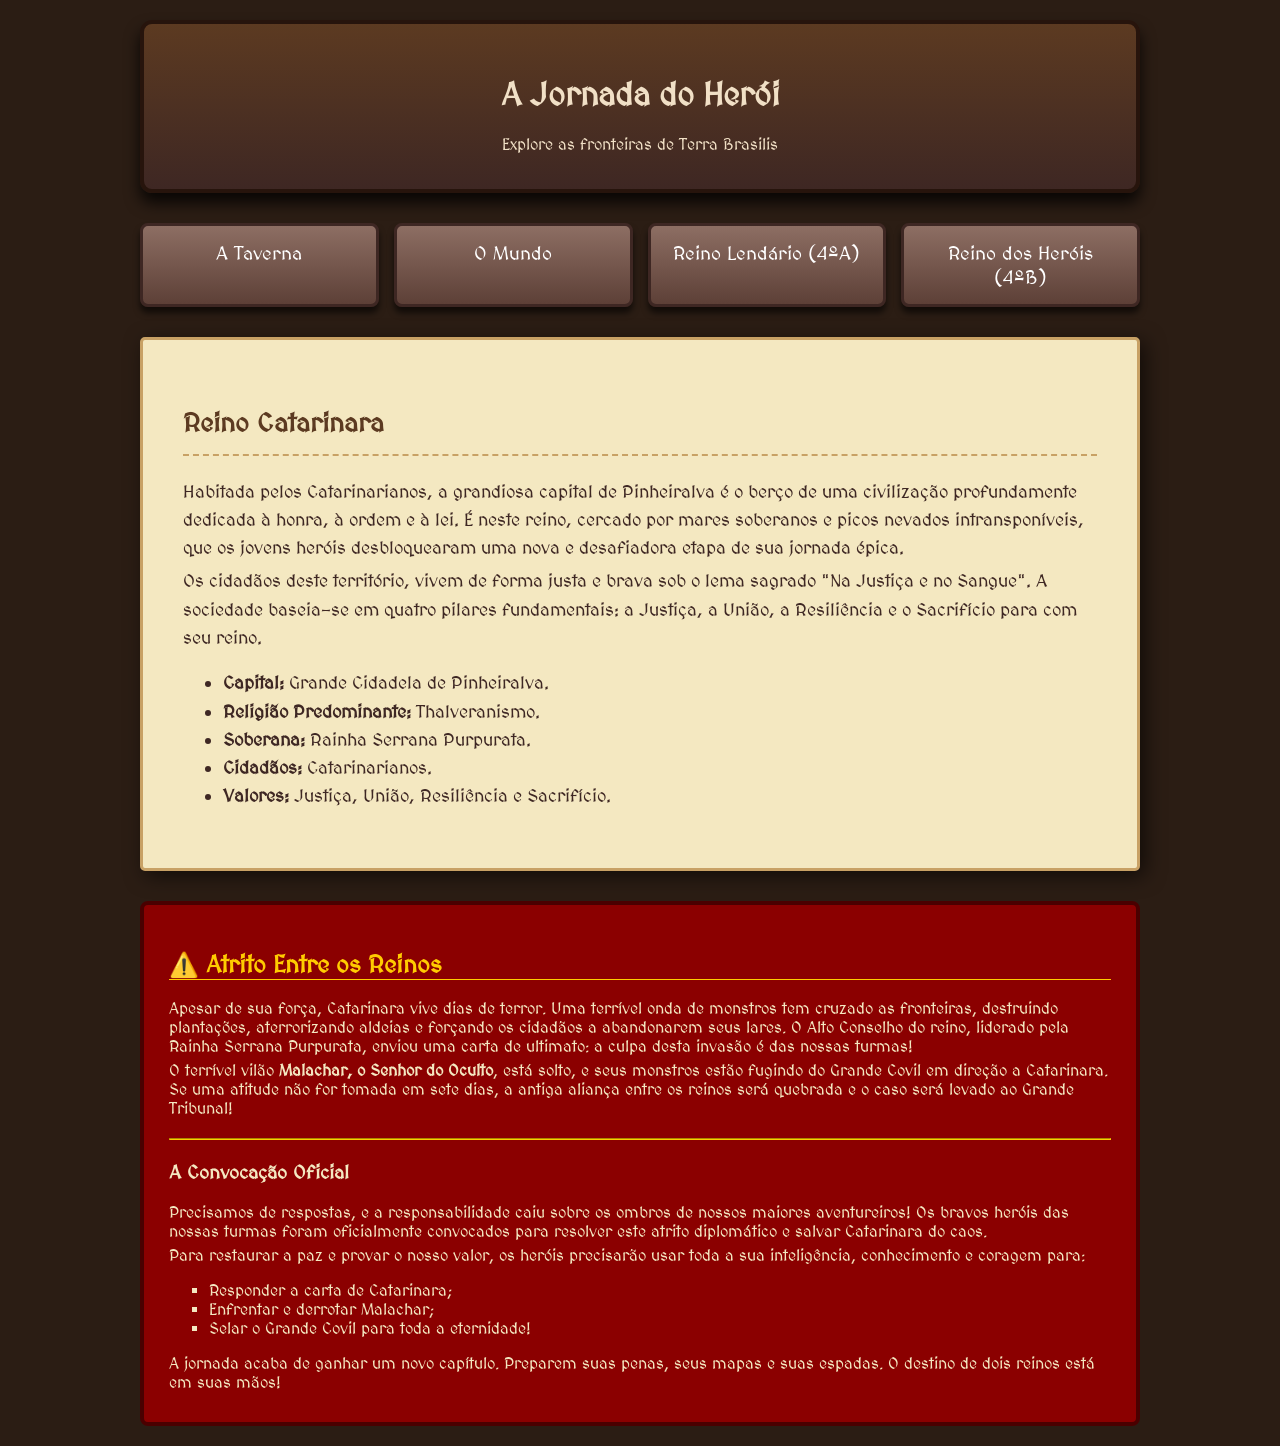
<file: mundo.html>
<!DOCTYPE html>
<html lang="pt-BR">
<head>
    <meta charset="UTF-8">
    <meta name="viewport" content="width=device-width, initial-scale=1.0">
    <title>Jornada do Herói - O Mundo</title>
    <link rel="stylesheet" href="style.css">
    <link href="https://fonts.googleapis.com/css2?family=MedievalSharp&display=swap" rel="stylesheet">
</head>
<body>
    <div class="container">
        <header class="placa-madeira">
            <h1>A Jornada do Herói</h1>
            <p>Explore as fronteiras de Terra Brasilis</p>
        </header>
        
        <nav class="menu-rpg">
            <a href="index.html" class="btn-rpg">A Taverna</a>
            <a href="mundo.html" class="btn-rpg">O Mundo</a>
            <a href="turma-4a.html" class="btn-rpg">Reino Lendário (4ºA)</a>
            <a href="turma-4b.html" class="btn-rpg">Reino dos Heróis (4ºB)</a>
        </nav>

        <main class="pergaminho">
            <h2>Reino Catarinara</h2>
            <p>Habitada pelos Catarinarianos, a grandiosa capital de Pinheiralva é o berço de uma civilização profundamente dedicada à honra, à ordem e à lei. É neste reino, cercado por mares soberanos e picos nevados intransponíveis, que os jovens heróis desbloquearam uma nova e desafiadora etapa de sua jornada épica.</p>
            <p>Os cidadãos deste território, vivem de forma justa e brava sob o lema sagrado "Na Justiça e no Sangue". A sociedade baseia-se em quatro pilares fundamentais: a Justiça, a União, a Resiliência e o Sacrifício para com seu reino.</p>
            <ul>
                <li><strong>Capital:</strong> Grande Cidadela de Pinheiralva.</li>
                <li><strong>Religião Predominante:</strong> Thalveranismo.</li>
                <li><strong>Soberana:</strong> Rainha Serrana Purpurata.</li>
                <li><strong>Cidadãos:</strong> Catarinarianos.</li>
                <li><strong>Valores:</strong> Justiça, União, Resiliência e Sacrifício.</li>
            </ul>
        </main>

        <section class="alerta-missao">
            <h2>⚠️ Atrito Entre os Reinos</h2>
            <p>Apesar de sua força, Catarinara vive dias de terror. Uma terrível onda de monstros tem cruzado as fronteiras, destruindo plantações, aterrorizando aldeias e forçando os cidadãos a abandonarem seus lares. O Alto Conselho do reino, liderado pela Rainha Serrana Purpurata, enviou uma carta de ultimato: a culpa desta invasão é das nossas turmas!</p>
            <p>O terrível vilão <strong>Malachar, o Senhor do Oculto</strong>, está solto, e seus monstros estão fugindo do Grande Covil em direção a Catarinara. Se uma atitude não for tomada em sete dias, a antiga aliança entre os reinos será quebrada e o caso será levado ao Grande Tribunal!</p>

            <hr style="border-color: #ffcc00; margin: 20px 0;">

            <h3>A Convocação Oficial</h3>
            <p>Precisamos de respostas, e a responsabilidade caiu sobre os ombros de nossos maiores aventureiros! Os bravos heróis das nossas turmas foram oficialmente convocados para resolver este atrito diplomático e salvar Catarinara do caos.</p>
            <p>Para restaurar a paz e provar o nosso valor, os heróis precisarão usar toda a sua inteligência, conhecimento e coragem para:</p>
            <ul>
                <li>Responder a carta de Catarinara;</li>
                <li>Enfrentar e derrotar Malachar;</li>
                <li>Selar o Grande Covil para toda a eternidade!</li>
            </ul>
            <p>A jornada acaba de ganhar um novo capítulo. Preparem suas penas, seus mapas e suas espadas. O destino de dois reinos está em suas mãos!</p>
        </section>
    </div>
</body>
</html>
</file>
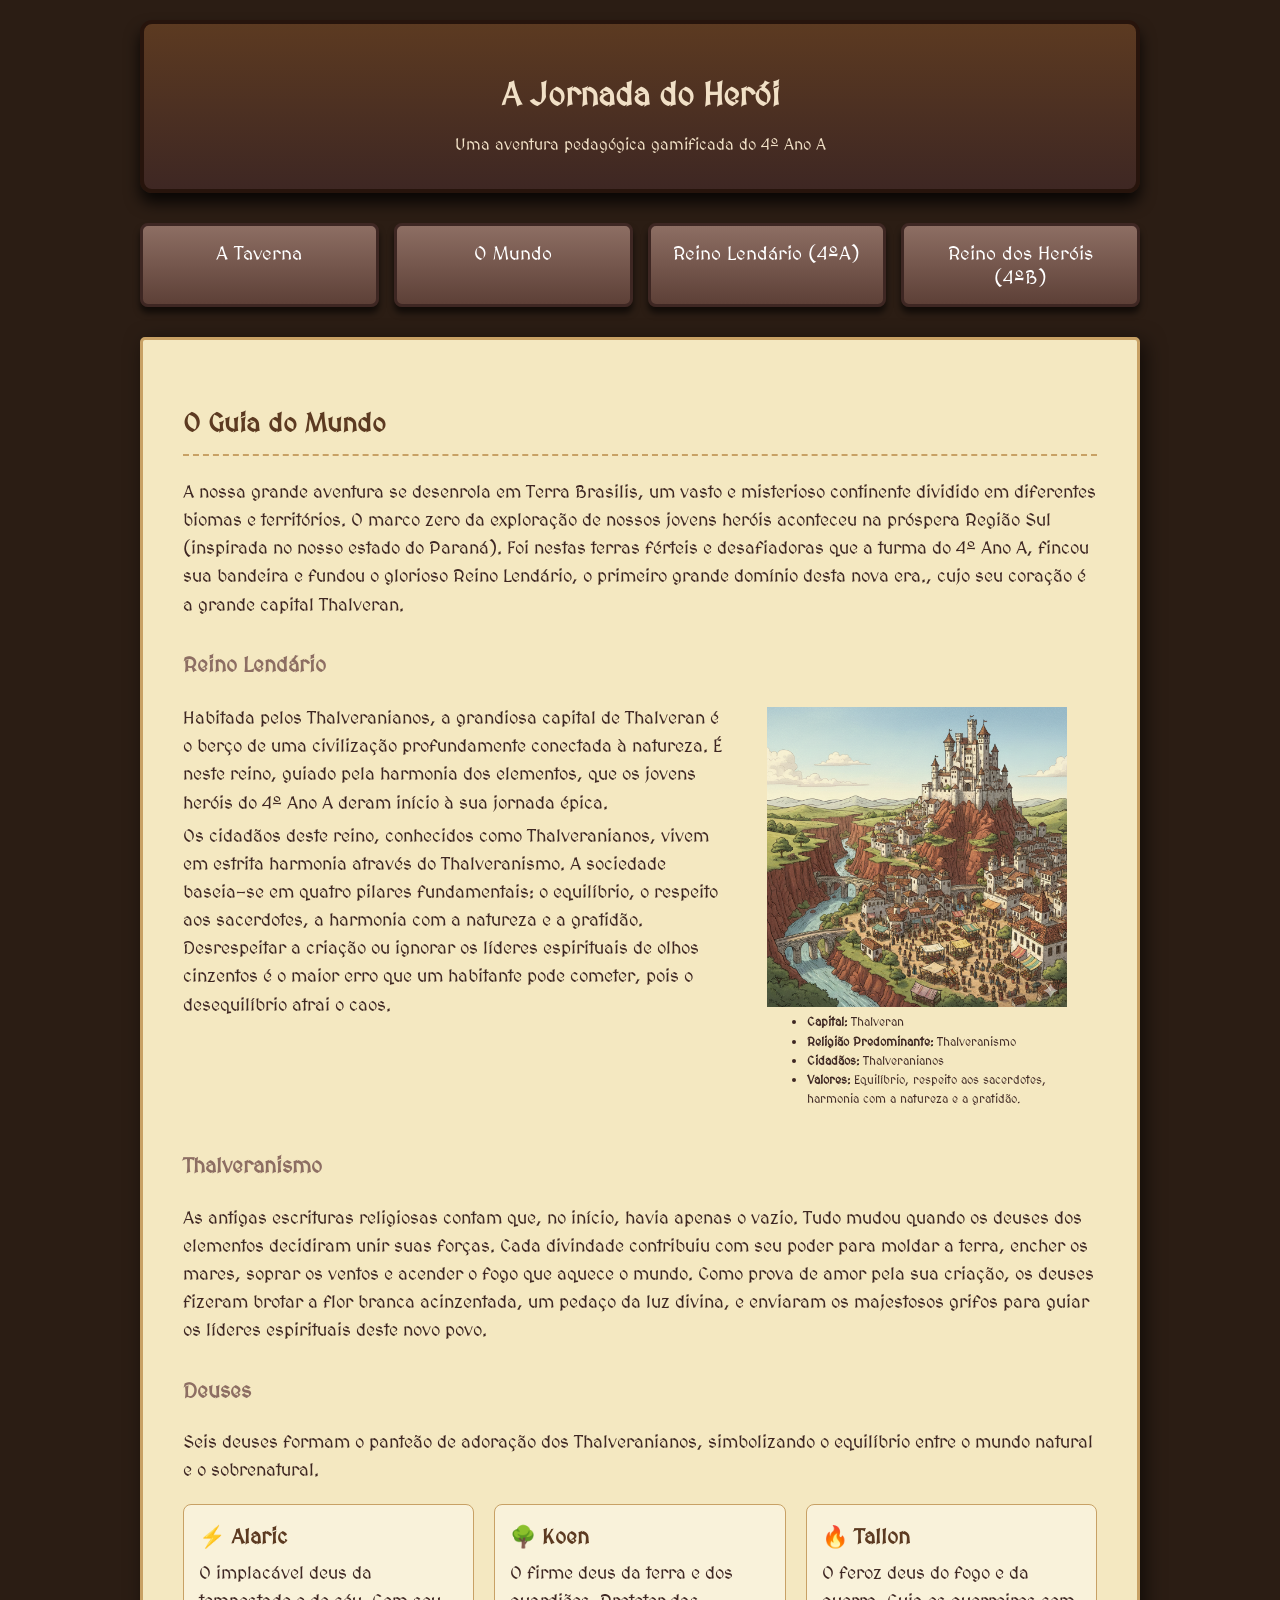
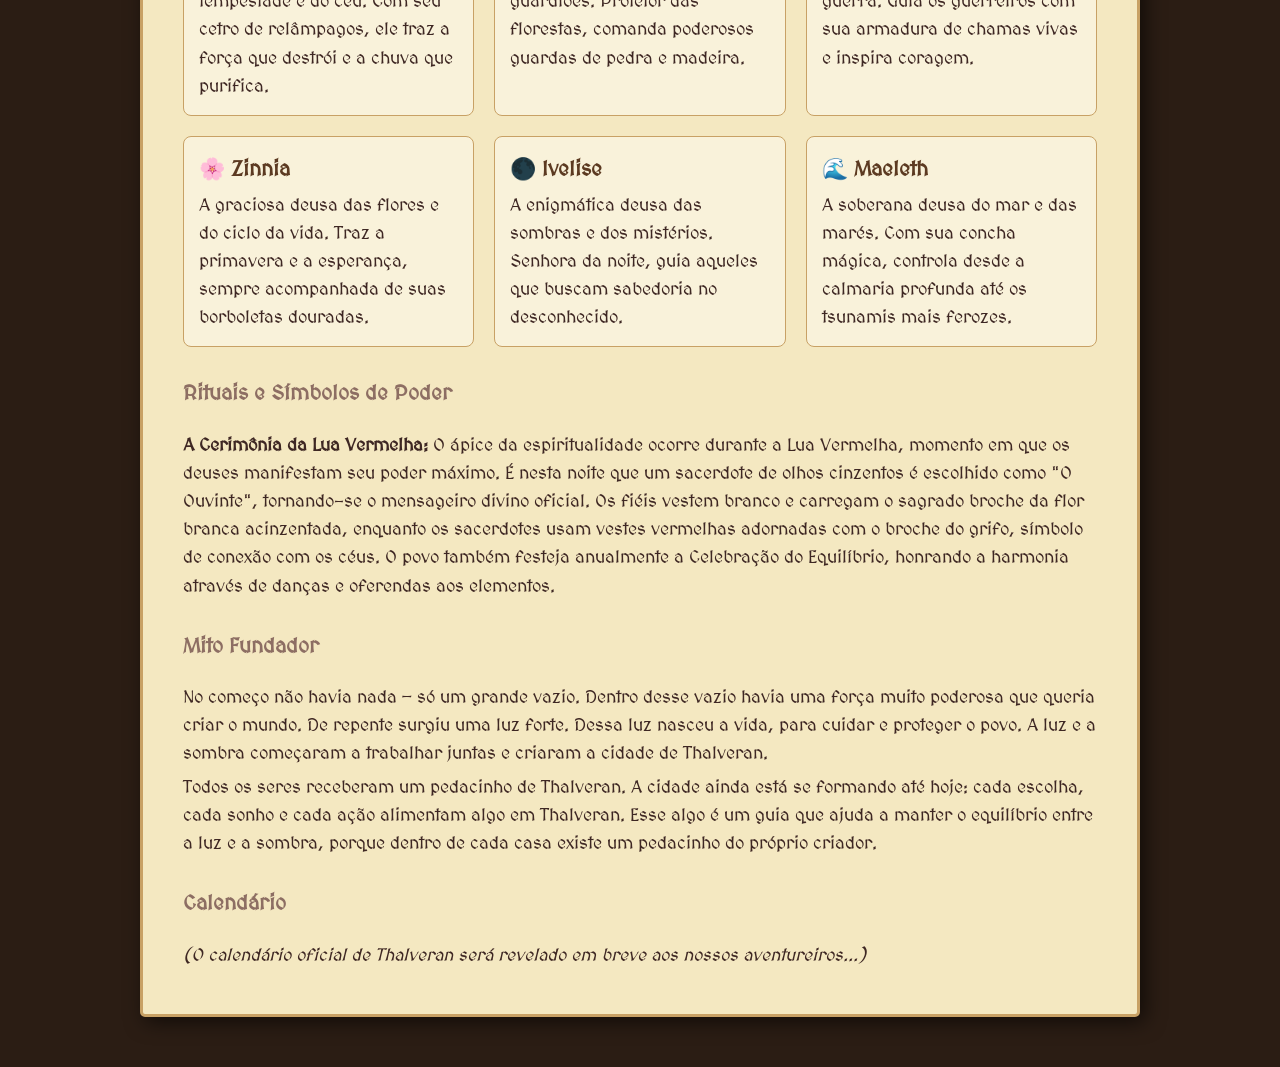
<file: turma-4a.html>
<!DOCTYPE html>
<html lang="pt-BR">
<head>
    <meta charset="UTF-8">
    <meta name="viewport" content="width=device-width, initial-scale=1.0">
    <title>Jornada do Herói - 4ºA</title>
    <link rel="stylesheet" href="style.css">
    <link href="https://fonts.googleapis.com/css2?family=MedievalSharp&display=swap" rel="stylesheet">
</head>
<body>
    <div class="container">
        <header class="placa-madeira">
            <h1>A Jornada do Herói</h1>
            <p>Uma aventura pedagógica gamificada do 4º Ano A</p>
        </header>
        
        <nav class="menu-rpg">
            <a href="index.html" class="btn-rpg">A Taverna</a>
            <a href="mundo.html" class="btn-rpg">O Mundo</a>
            <a href="turma-4a.html" class="btn-rpg">Reino Lendário (4ºA)</a>
            <a href="turma-4b.html" class="btn-rpg">Reino dos Heróis (4ºB)</a>
        </nav>

        <main class="pergaminho">
            <h2>O Guia do Mundo</h2>
            <p>A nossa grande aventura se desenrola em Terra Brasilis, um vasto e misterioso continente dividido em diferentes biomas e territórios. O marco zero da exploração de nossos jovens heróis aconteceu na próspera Região Sul (inspirada no nosso estado do Paraná). Foi nestas terras férteis e desafiadoras que a turma do 4º Ano A, fincou sua bandeira e fundou o glorioso Reino Lendário, o primeiro grande domínio desta nova era., cujo seu coração é a grande capital Thalveran.</p>
            
            <h3>Reino Lendário</h3>
            <div class="sessao-personagem">
            <div>
            <p>Habitada pelos Thalveranianos, a grandiosa capital de Thalveran é o berço de uma civilização profundamente conectada à natureza. É neste reino, guiado pela harmonia dos elementos, que os jovens heróis do 4º Ano A deram início à sua jornada épica.</p>
            <p>Os cidadãos deste reino, conhecidos como Thalveranianos, vivem em estrita harmonia através do Thalveranismo. A sociedade baseia-se em quatro pilares fundamentais: o equilíbrio, o respeito aos sacerdotes, a harmonia com a natureza e a gratidão. Desrespeitar a criação ou ignorar os líderes espirituais de olhos cinzentos é o maior erro que um habitante pode cometer, pois o desequilíbrio atrai o caos.</p>
           </div>
            
            <div class="sessao-city">
                <img src="Imagens/Thalveran.png" alt="Mago com cajado mágico" class="img-city">
                <ul style="margin-top: 0px;">
                    <li><strong>Capital:</strong> Thalveran</li>
                    <li><strong>Religião Predominante:</strong> Thalveranismo</li>
                    <li><strong>Cidadãos:</strong> Thalveranianos</li>
                    <li><strong>Valores:</strong> Equilíbrio, respeito aos sacerdotes, harmonia com a natureza e a gratidão.</li>
                </ul>
            </div>
            </div>
            
            
            

            <h3>Thalveranismo</h3>
            <p>As antigas escrituras religiosas contam que, no início, havia apenas o vazio. Tudo mudou quando os deuses dos elementos decidiram unir suas forças. Cada divindade contribuiu com seu poder para moldar a terra, encher os mares, soprar os ventos e acender o fogo que aquece o mundo. Como prova de amor pela sua criação, os deuses fizeram brotar a flor branca acinzentada, um pedaço da luz divina, e enviaram os majestosos grifos para guiar os líderes espirituais deste novo povo.</p>

            <h3>Deuses</h3>
            <p>Seis deuses formam o panteão de adoração dos Thalveranianos, simbolizando o equilíbrio entre o mundo natural e o sobrenatural.</p>
            <div class="grid-cards">
                <div class="card"><strong>⚡ Alaric</strong> O implacável deus da tempestade e do céu. Com seu cetro de relâmpagos, ele traz a força que destrói e a chuva que purifica.</div>
                <div class="card"><strong>🌳 Koen</strong> O firme deus da terra e dos guardiões. Protetor das florestas, comanda poderosos guardas de pedra e madeira.</div>
                <div class="card"><strong>🔥 Tallon</strong> O feroz deus do fogo e da guerra. Guia os guerreiros com sua armadura de chamas vivas e inspira coragem.</div>
                <div class="card"><strong>🌸 Zinnia</strong> A graciosa deusa das flores e do ciclo da vida. Traz a primavera e a esperança, sempre acompanhada de suas borboletas douradas.</div>
                <div class="card"><strong>🌑 Ivelise</strong> A enigmática deusa das sombras e dos mistérios. Senhora da noite, guia aqueles que buscam sabedoria no desconhecido.</div>
                <div class="card"><strong>🌊 Maeleth</strong> A soberana deusa do mar e das marés. Com sua concha mágica, controla desde a calmaria profunda até os tsunamis mais ferozes.</div>
            </div>

            <h3>Rituais e Símbolos de Poder</h3>
            <p><strong>A Cerimônia da Lua Vermelha:</strong> O ápice da espiritualidade ocorre durante a Lua Vermelha, momento em que os deuses manifestam seu poder máximo. É nesta noite que um sacerdote de olhos cinzentos é escolhido como "O Ouvinte", tornando-se o mensageiro divino oficial. Os fiéis vestem branco e carregam o sagrado broche da flor branca acinzentada, enquanto os sacerdotes usam vestes vermelhas adornadas com o broche do grifo, símbolo de conexão com os céus. O povo também festeja anualmente a Celebração do Equilíbrio, honrando a harmonia através de danças e oferendas aos elementos.</p>

            <h3>Mito Fundador</h3>
            <p>No começo não havia nada — só um grande vazio. Dentro desse vazio havia uma força muito poderosa que queria criar o mundo. De repente surgiu uma luz forte. Dessa luz nasceu a vida, para cuidar e proteger o povo. A luz e a sombra começaram a trabalhar juntas e criaram a cidade de Thalveran.</p>
            <p>Todos os seres receberam um pedacinho de Thalveran. A cidade ainda está se formando até hoje: cada escolha, cada sonho e cada ação alimentam algo em Thalveran. Esse algo é um guia que ajuda a manter o equilíbrio entre a luz e a sombra, porque dentro de cada casa existe um pedacinho do próprio criador.</p>
            
            <h3>Calendário</h3>
            <p><em>(O calendário oficial de Thalveran será revelado em breve aos nossos aventureiros...)</em></p>
        </main>
    </div>
</body>
</html>
</file>
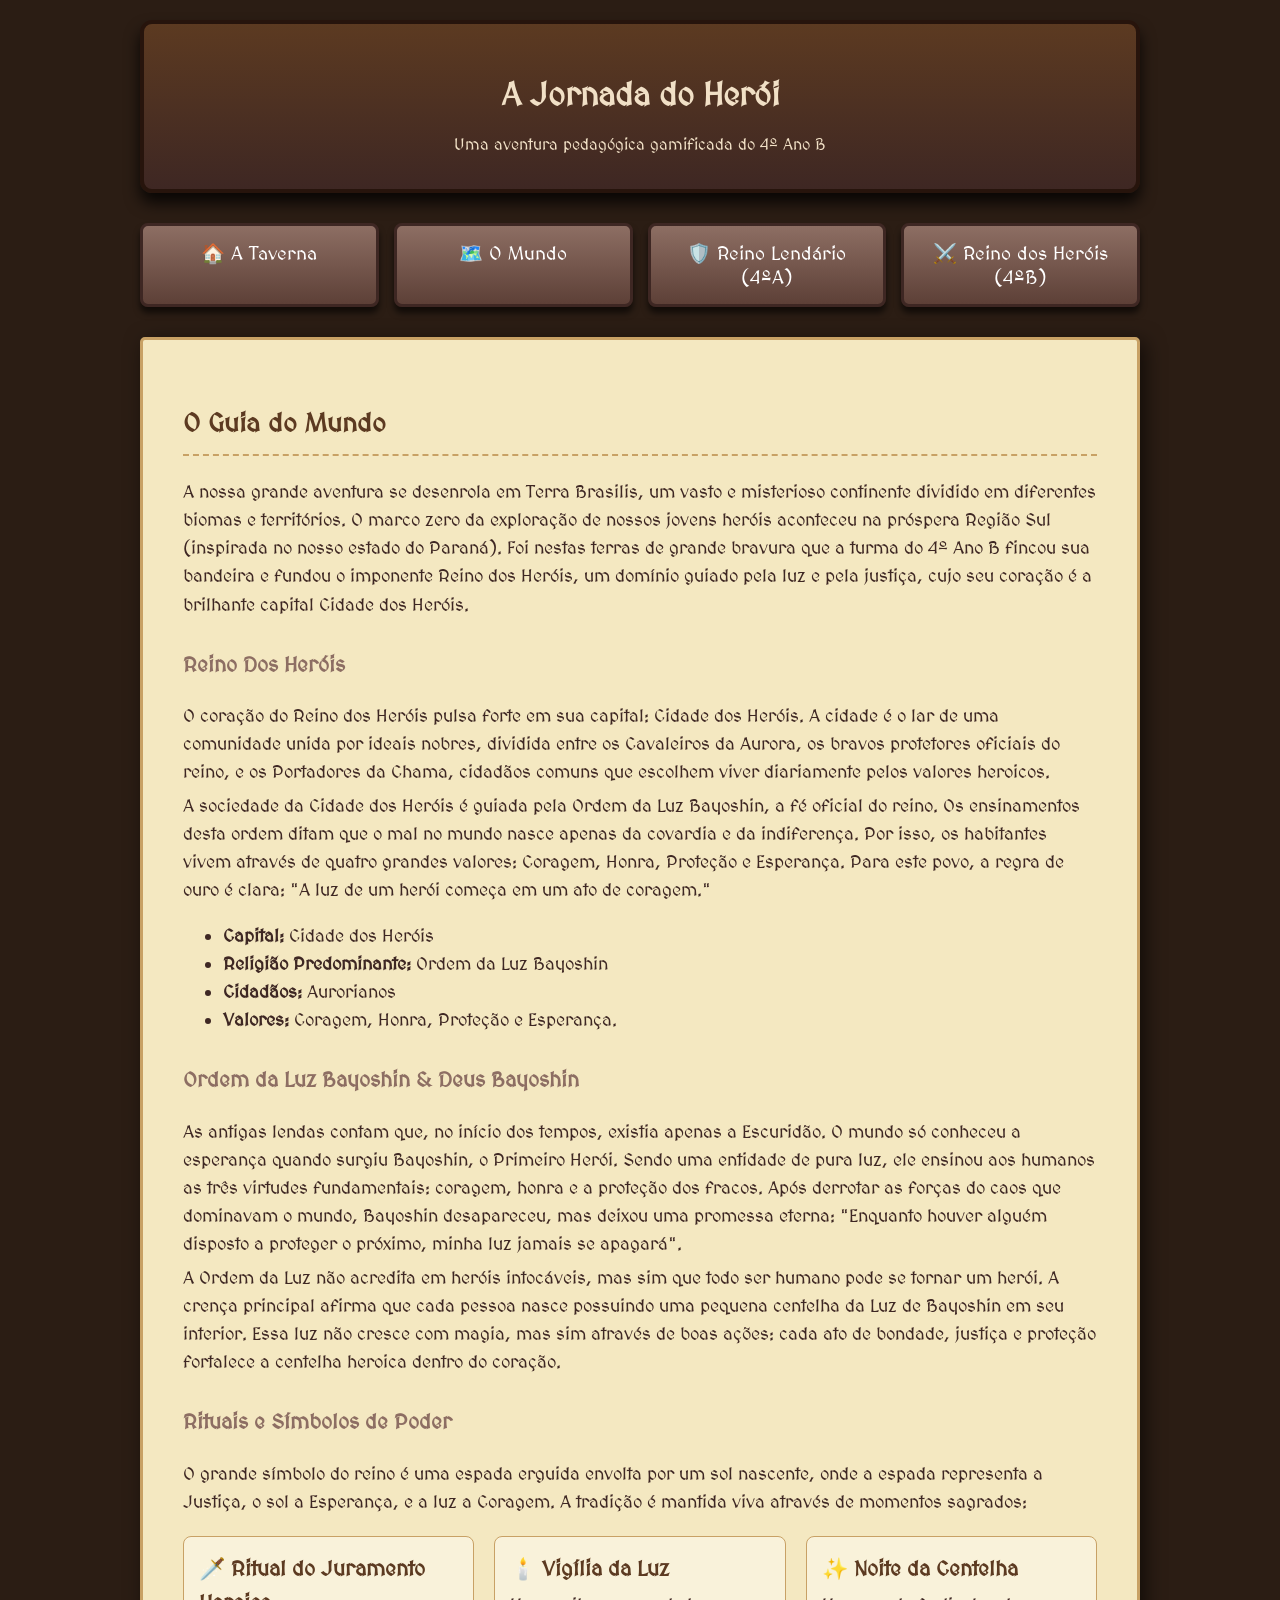
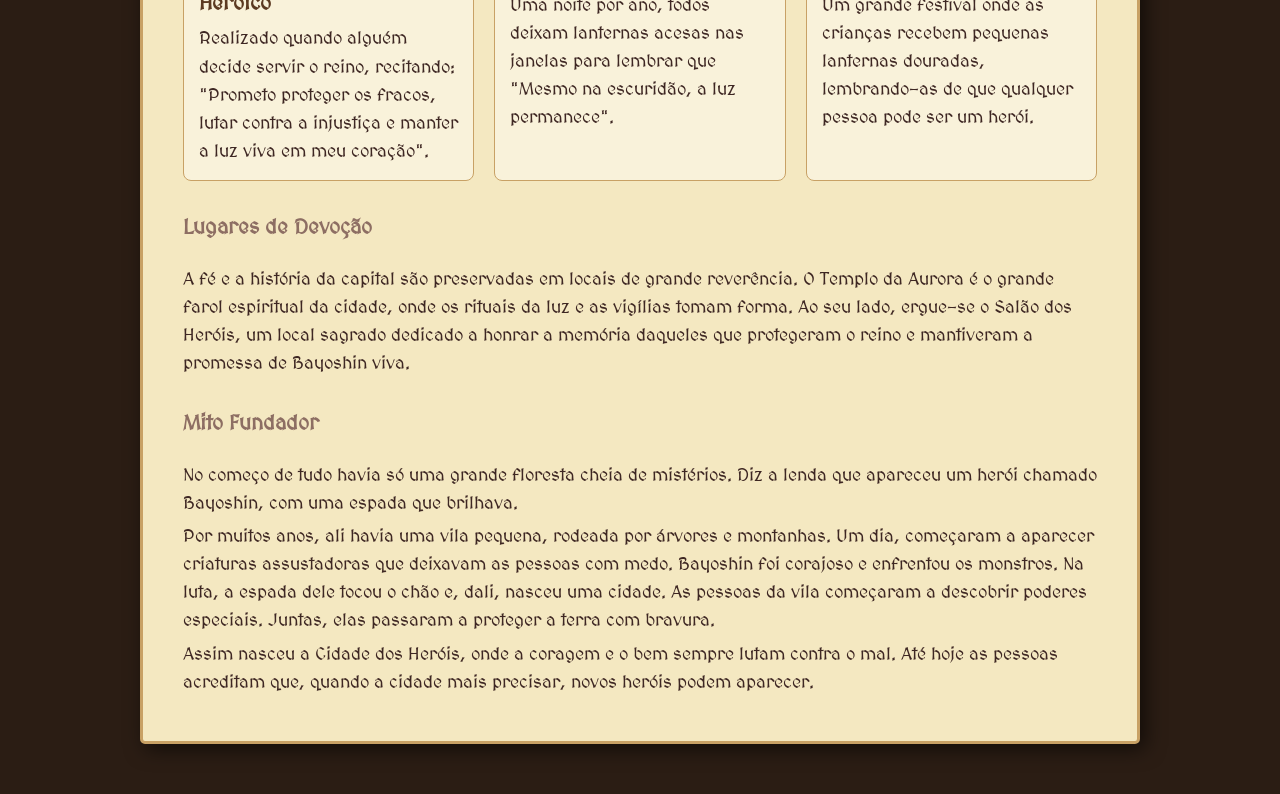
<file: turma-4b.html>
<!DOCTYPE html>
<html lang="pt-BR">
<head>
    <meta charset="UTF-8">
    <meta name="viewport" content="width=device-width, initial-scale=1.0">
    <title>Jornada do Herói - 4ºB</title>
    <link rel="stylesheet" href="style.css">
    <link href="https://fonts.googleapis.com/css2?family=MedievalSharp&display=swap" rel="stylesheet">
</head>
<body>
    <div class="container">
        <header class="placa-madeira">
            <h1>A Jornada do Herói</h1>
            <p>Uma aventura pedagógica gamificada do 4º Ano B</p>
        </header>
        
        <nav class="menu-rpg">
            <a href="index.html" class="btn-rpg">🏠 A Taverna</a>
            <a href="mundo.html" class="btn-rpg">🗺️ O Mundo</a>
            <a href="turma-4a.html" class="btn-rpg">🛡️ Reino Lendário (4ºA)</a>
            <a href="turma-4b.html" class="btn-rpg">⚔️ Reino dos Heróis (4ºB)</a>
        </nav>

        <main class="pergaminho">
            <h2>O Guia do Mundo</h2>
            <p>A nossa grande aventura se desenrola em Terra Brasilis, um vasto e misterioso continente dividido em diferentes biomas e territórios. O marco zero da exploração de nossos jovens heróis aconteceu na próspera Região Sul (inspirada no nosso estado do Paraná). Foi nestas terras de grande bravura que a turma do 4º Ano B fincou sua bandeira e fundou o imponente Reino dos Heróis, um domínio guiado pela luz e pela justiça, cujo seu coração é a brilhante capital Cidade dos Heróis.</p>

            <h3>Reino Dos Heróis</h3>
            <p>O coração do Reino dos Heróis pulsa forte em sua capital: Cidade dos Heróis. A cidade é o lar de uma comunidade unida por ideais nobres, dividida entre os Cavaleiros da Aurora, os bravos protetores oficiais do reino, e os Portadores da Chama, cidadãos comuns que escolhem viver diariamente pelos valores heroicos.</p>
            <p>A sociedade da Cidade dos Heróis é guiada pela Ordem da Luz Bayoshin, a fé oficial do reino. Os ensinamentos desta ordem ditam que o mal no mundo nasce apenas da covardia e da indiferença. Por isso, os habitantes vivem através de quatro grandes valores: Coragem, Honra, Proteção e Esperança. Para este povo, a regra de ouro é clara: "A luz de um herói começa em um ato de coragem."</p>
            <ul>
                <li><strong>Capital:</strong> Cidade dos Heróis</li>
                <li><strong>Religião Predominante:</strong> Ordem da Luz Bayoshin</li>
                <li><strong>Cidadãos:</strong> Aurorianos</li>
                <li><strong>Valores:</strong> Coragem, Honra, Proteção e Esperança.</li>
            </ul>

            <h3>Ordem da Luz Bayoshin & Deus Bayoshin</h3>
            <p>As antigas lendas contam que, no início dos tempos, existia apenas a Escuridão. O mundo só conheceu a esperança quando surgiu Bayoshin, o Primeiro Herói. Sendo uma entidade de pura luz, ele ensinou aos humanos as três virtudes fundamentais: coragem, honra e a proteção dos fracos. Após derrotar as forças do caos que dominavam o mundo, Bayoshin desapareceu, mas deixou uma promessa eterna: "Enquanto houver alguém disposto a proteger o próximo, minha luz jamais se apagará".</p>
            <p>A Ordem da Luz não acredita em heróis intocáveis, mas sim que todo ser humano pode se tornar um herói. A crença principal afirma que cada pessoa nasce possuindo uma pequena centelha da Luz de Bayoshin em seu interior. Essa luz não cresce com magia, mas sim através de boas ações: cada ato de bondade, justiça e proteção fortalece a centelha heroica dentro do coração.</p>

            <h3>Rituais e Símbolos de Poder</h3>
            <p>O grande símbolo do reino é uma espada erguida envolta por um sol nascente, onde a espada representa a Justiça, o sol a Esperança, e a luz a Coragem. A tradição é mantida viva através de momentos sagrados:</p>
            <div class="grid-cards">
                <div class="card"><strong>🗡️ Ritual do Juramento Heroico</strong> Realizado quando alguém decide servir o reino, recitando: "Prometo proteger os fracos, lutar contra a injustiça e manter a luz viva em meu coração".</div>
                <div class="card"><strong>🕯️ Vigília da Luz</strong> Uma noite por ano, todos deixam lanternas acesas nas janelas para lembrar que "Mesmo na escuridão, a luz permanece".</div>
                <div class="card"><strong>✨ Noite da Centelha</strong> Um grande festival onde as crianças recebem pequenas lanternas douradas, lembrando-as de que qualquer pessoa pode ser um herói.</div>
            </div>

            <h3>Lugares de Devoção</h3>
            <p>A fé e a história da capital são preservadas em locais de grande reverência. O Templo da Aurora é o grande farol espiritual da cidade, onde os rituais da luz e as vigílias tomam forma. Ao seu lado, ergue-se o Salão dos Heróis, um local sagrado dedicado a honrar a memória daqueles que protegeram o reino e mantiveram a promessa de Bayoshin viva.</p>

            <h3>Mito Fundador</h3>
            <p>No começo de tudo havia só uma grande floresta cheia de mistérios. Diz a lenda que apareceu um herói chamado Bayoshin, com uma espada que brilhava.</p>
            <p>Por muitos anos, ali havia uma vila pequena, rodeada por árvores e montanhas. Um dia, começaram a aparecer criaturas assustadoras que deixavam as pessoas com medo. Bayoshin foi corajoso e enfrentou os monstros. Na luta, a espada dele tocou o chão e, dali, nasceu uma cidade. As pessoas da vila começaram a descobrir poderes especiais. Juntas, elas passaram a proteger a terra com bravura.</p>
            <p>Assim nasceu a Cidade dos Heróis, onde a coragem e o bem sempre lutam contra o mal. Até hoje as pessoas acreditam que, quando a cidade mais precisar, novos heróis podem aparecer.</p>
        </main>
    </div>
</body>
</html>
</file>
<file: style.css>
/* style.css */
p {
    margin-top: 2px;
    margin-bottom: 5px;
}

body {
    background-color: #2b1d14; 
    font-family: 'MedievalSharp', cursive, sans-serif;
    color: #3e2723;
    margin: 0;
    padding: 20px;
    display: flex;
    justify-content: center;
}

.container {
    max-width: 1000px;
    width: 100%;
}

.placa-madeira {
    background: linear-gradient(to bottom, #5c3a21, #3e2723);
    border: 4px solid #27140c;
    border-radius: 12px;
    color: #f1e0c6;
    text-align: center;
    padding: 30px;
    box-shadow: 0 10px 15px rgba(0,0,0,0.8);
    margin-bottom: 30px;
}

.menu-rpg {
    display: flex;
    justify-content: space-between;
    gap: 15px;
    margin-bottom: 30px;
}

.btn-rpg {
    flex: 1;
    text-align: center;
    background: linear-gradient(to bottom, #8d6e63, #5d4037);
    border: 3px solid #3e2723;
    border-radius: 8px;
    color: #fff;
    padding: 15px;
    text-decoration: none;
    font-size: 1.2em;
    box-shadow: 0 6px 6px rgba(0,0,0,0.6);
    transition: 0.2s;
}

.btn-rpg:hover { filter: brightness(1.2); }

.pergaminho {
    background-color: #f4e8c1;
    border: 3px solid #c8a165;
    border-radius: 5px;
    padding: 40px;
    margin-bottom: 30px;
    box-shadow: 5px 5px 20px rgba(0,0,0,0.6);
    line-height: 1.6;
    font-size: 1.1em;
}

.pergaminho h2 { color: #5c3a21; border-bottom: 2px dashed #c8a165; padding-bottom: 10px; }
.pergaminho h3 { color: #8d6e63; margin-top: 30px; }

/* Grid para organizar categorias, insígnias e deuses */
.grid-cards {
    display: grid;
    grid-template-columns: repeat(auto-fit, minmax(250px, 1fr));
    gap: 20px;
    margin-top: 20px;
}

.card {
    background: rgba(255, 255, 255, 0.4);
    border: 1px solid #c8a165;
    padding: 15px;
    border-radius: 8px;
}

.card strong { color: #5c3a21; font-size: 1.2em; display: block; margin-bottom: 5px; }

/* Estilo especial para Alertas de Missão (O Conflito de Catarinara) */
.alerta-missao {
    background-color: #8b0000;
    color: #f4e8c1;
    padding: 25px;
    border: 4px solid #4a0000;
    border-radius: 8px;
    margin-top: 30px;
}
.alerta-missao h2 { color: #ffcc00; border-bottom: 1px solid #ffcc00; }
.alerta-missao ul { list-style-type: square; }

/* Estilo moderno em Flexbox para alinhar Imagem + Texto */
    .sessao-personagem {
        display: flex;
        align-items: flex-start; /* ALINHAMENTO NO TOPO: Mudamos de center para flex-start */
        gap: 40px; 
        justify-content: space-between; /* Mantém o conjunto centralizado na página */
    }

    /* Inverte a ordem para colocar a imagem na direita */
    .invertido {
        flex-direction: row-reverse;
    }

    .img-personagem {
        width: 250px; 
        height: auto;
        flex-shrink: 0;
        margin-right: 100px;
        margin-top: 5px; /* Pequeno ajuste para alinhar a borda da imagem perfeitamente com a primeira linha de texto */
    }

    .img-personagem2 {
        width: 300px; 
        height: auto;
        flex-shrink: 0;
        margin-right: 80px;
        margin-top: 5px; /* Pequeno ajuste para alinhar a borda da imagem perfeitamente com a primeira linha de texto */
    }

    .sessao-city {
        display: content;
        align-items: center;
        font-size: 12px;
        margin-right: 30px; 
    }

    .img-city {
        width: 300px; 
        height: auto;
        flex-shrink: 0;
        margin-top: 5px; /* Pequeno ajuste para alinhar a borda da imagem perfeitamente com a primeira linha de texto */
    }

    .texto-personagem {
        /* TEXTO MAIS ESTREITO: Removemos o flex: 1 e fixamos uma largura máxima */
        max-width: 450px; 
        line-height: 1.8; /* Aumenta o espaço entre as linhas para facilitar a leitura */
    }

    /* Nova classe para garantir que o título fique isolado */
    .titulo-isolado {
        margin-bottom: 30px;
        text-align: left; /* Você pode mudar para center se preferir o título no meio do pergaminho */
    }

    /* Regra para telas menores ou celulares */
    @media (max-width: 768px) {
        .sessao-personagem, .sessao-personagem.invertido {
            flex-direction: column;
            align-items: center;
        }
        .texto-personagem {
            max-width: 100%;
        }
    }

    .sessao {
        align-items: flex-start; /* ALINHAMENTO NO TOPO: Mudamos de center para flex-start */
        justify-content: center; /* Mantém o conjunto centralizado na página */
    }
</file>
